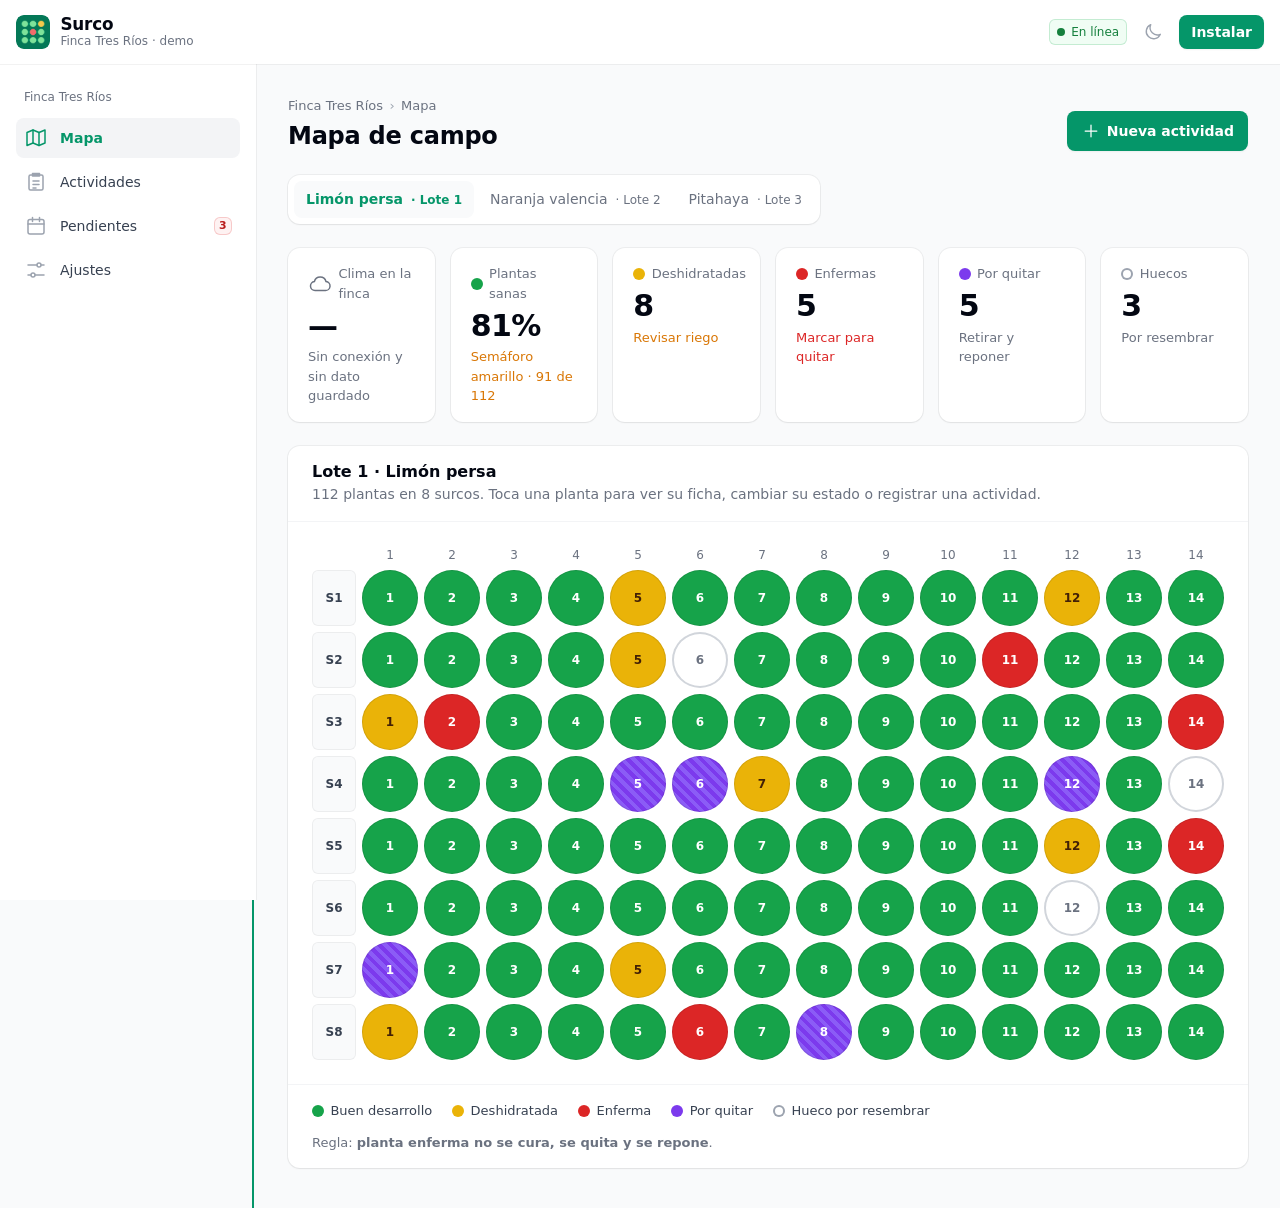
<file: index.html>
<!doctype html>
<html lang="es">
<head>
  <meta charset="utf-8">
  <meta name="viewport" content="width=device-width, initial-scale=1, viewport-fit=cover">
  <title>Surco — Mapa de campo</title>
  <meta name="description" content="Mapa electrónico de cultivos con estado por planta, actividades con foto y GPS, y avisos de pendientes. Funciona sin conexión.">
  <meta name="theme-color" content="#ffffff">
  <link rel="manifest" href="manifest.json">
  <link rel="icon" type="image/png" sizes="32x32" href="icons/favicon-32.png">
  <link rel="apple-touch-icon" href="icons/apple-touch-icon.png">
  <meta name="apple-mobile-web-app-capable" content="yes">
  <meta name="apple-mobile-web-app-title" content="Surco">
  <!-- Aplica el tema guardado ANTES de pintar (evita el parpadeo claro→oscuro) -->
  <script>
    (function () {
      var t = localStorage.getItem('surco-tema') || 'sistema';
      if (t === 'oscuro' || (t === 'sistema' && matchMedia('(prefers-color-scheme: dark)').matches)) {
        document.documentElement.setAttribute('data-oscuro', '');
      }
    })();
  </script>
  <link rel="stylesheet" href="css/base.css">
  <link rel="stylesheet" href="css/mapa.css">
  <link rel="stylesheet" href="css/actividades.css">
  <link rel="stylesheet" href="css/pendientes-ajustes.css">
  <script type="module" src="js/app.js"></script>
</head>
<body>
  <!-- ===================== APP SHELL (parte estática) ===================== -->
  <div class="shell">
    <header class="barra">
      <a class="marca" href="#/mapa" aria-label="Surco, ir al mapa">
        <img src="icons/icon-192.png" alt="" width="34" height="34">
        <span><strong>Surco</strong><small>Finca Tres Ríos · demo</small></span>
      </a>
      <div class="barra-acciones">
        <span id="estado-red" class="chip-red" role="status">En línea</span>
        <button type="button" id="btn-tema" class="btn-icono" aria-label="Cambiar tema claro/oscuro" title="Cambiar tema">
          <svg viewBox="0 0 24 24" aria-hidden="true"><path d="M20 14.5A8 8 0 0 1 9.5 4a8 8 0 1 0 10.5 10.5Z"/></svg>
        </button>
        <button type="button" id="btn-instalar" class="btn btn-primario btn-claro" hidden>Instalar</button>
      </div>
    </header>

    <nav class="navegacion" aria-label="Secciones">
      <p class="nav-grupo">Finca Tres Ríos</p>
      <a href="#/mapa" data-ruta="mapa">
        <svg viewBox="0 0 24 24" aria-hidden="true"><path d="M9 4 3 6.5v13L9 17l6 2.5 6-2.5v-13L15 6.5 9 4Z"/><path d="M9 4v13M15 6.5v13"/></svg>
        <span>Mapa</span>
      </a>
      <a href="#/actividades" data-ruta="actividades">
        <svg viewBox="0 0 24 24" aria-hidden="true"><path d="M9 4.5h6M8.5 3.5h7v2.5h-7z"/><path d="M8.5 5H6.5A1.5 1.5 0 0 0 5 6.5v12A1.5 1.5 0 0 0 6.5 20h11a1.5 1.5 0 0 0 1.5-1.5v-12A1.5 1.5 0 0 0 17.5 5h-2"/><path d="M9 11h6M9 14.5h6M9 18h3"/></svg>
        <span>Actividades</span>
      </a>
      <a href="#/pendientes" data-ruta="pendientes">
        <svg viewBox="0 0 24 24" aria-hidden="true"><rect x="4" y="5.5" width="16" height="14.5" rx="2"/><path d="M4 10h16M8.5 3.5v4M15.5 3.5v4"/></svg>
        <span>Pendientes</span>
        <b id="badge-pendientes" class="badge-nav" hidden>0</b>
      </a>
      <a href="#/ajustes" data-ruta="ajustes">
        <svg viewBox="0 0 24 24" aria-hidden="true"><path d="M4 7h9M17 7h3M4 17h3M11 17h9"/><circle cx="15" cy="7" r="2"/><circle cx="9" cy="17" r="2"/></svg>
        <span>Ajustes</span>
      </a>
    </nav>

    <!-- ===================== CONTENIDO DINÁMICO (CSR) ===================== -->
    <main id="vista" tabindex="-1">
      <div class="esqueleto" aria-label="Cargando">
        <div></div><div></div><div></div>
      </div>
    </main>
  </div>

  <div id="toasts" class="toasts" aria-live="polite"></div>
  <dialog id="dialogo"></dialog>

  <noscript><p class="panel">Surco necesita JavaScript activado.</p></noscript>
</body>
</html>
</file>
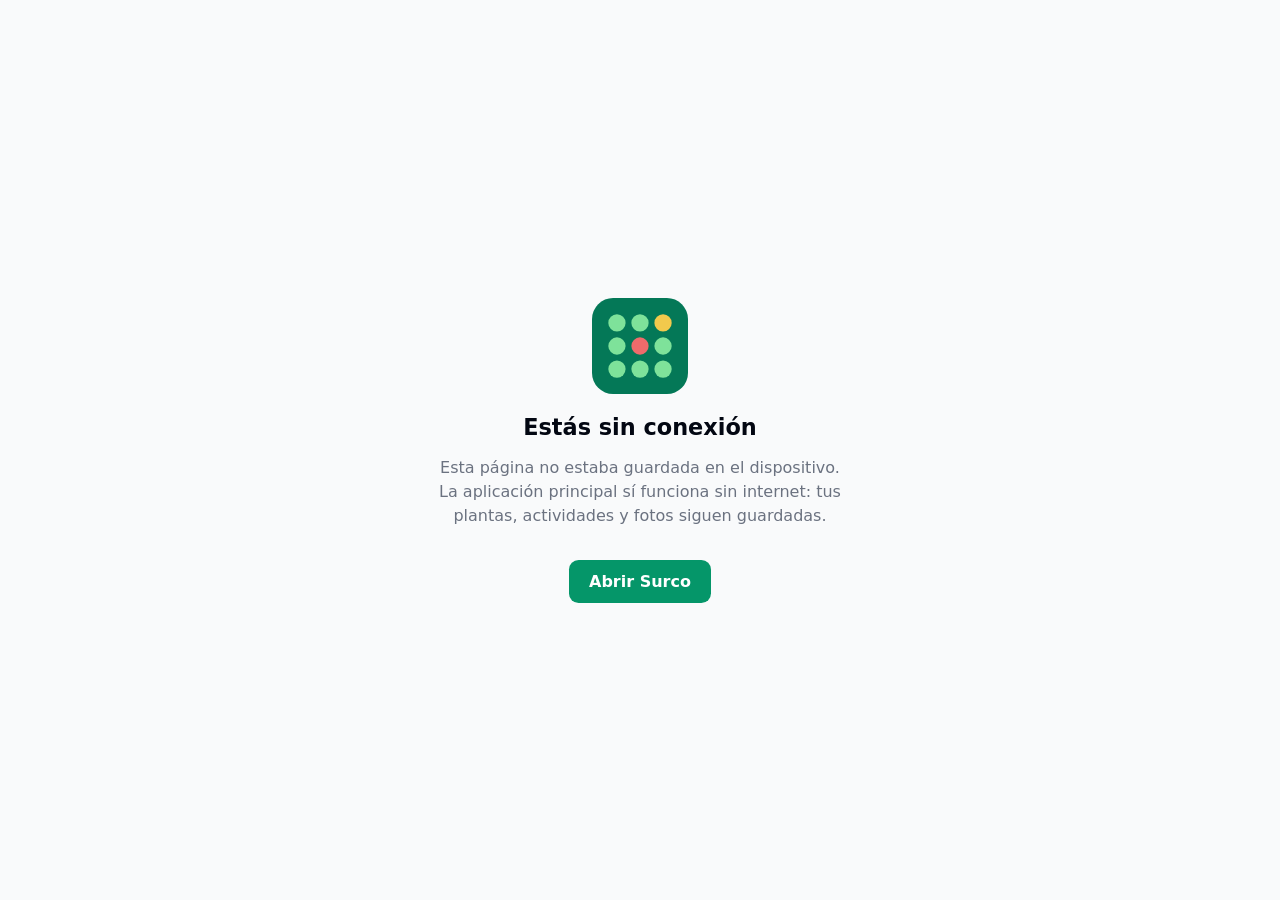
<file: offline.html>
<!doctype html>
<html lang="es">
<head>
  <meta charset="utf-8">
  <meta name="viewport" content="width=device-width, initial-scale=1">
  <meta name="theme-color" content="#ffffff">
  <title>Sin conexión · Surco</title>
  <!-- Página de respaldo del Service Worker. Todo va en línea (sin archivos externos)
       porque puede mostrarse en cualquier ruta y sin red. -->
  <style>
    body { margin: 0; min-height: 100vh; display: grid; place-items: center; font-family: system-ui, sans-serif; background: #f9fafb; color: #030712; text-align: center; padding: 1.5rem; box-sizing: border-box; }
    main { max-width: 26rem; }
    svg { width: 96px; height: 96px; }
    h1 { font-size: 1.4rem; margin: 1rem 0 .5rem; }
    p { color: #6b7280; line-height: 1.5; }
    a { display: inline-block; margin-top: 1rem; padding: .75rem 1.25rem; border-radius: .6rem; background: #059669; color: #fff; text-decoration: none; font-weight: 600; }
  </style>
</head>
<body>
  <main>
    <svg viewBox="0 0 100 100" aria-hidden="true">
      <rect width="100" height="100" rx="22" fill="#047857"/>
      <g fill="#7ee29a"><circle cx="26" cy="26" r="9"/><circle cx="50" cy="26" r="9"/><circle cx="26" cy="50" r="9"/><circle cx="74" cy="50" r="9"/><circle cx="26" cy="74" r="9"/><circle cx="50" cy="74" r="9"/><circle cx="74" cy="74" r="9"/></g>
      <circle cx="74" cy="26" r="9" fill="#f2c94c"/><circle cx="50" cy="50" r="9" fill="#ef6b6b"/>
    </svg>
    <h1>Estás sin conexión</h1>
    <p>Esta página no estaba guardada en el dispositivo. La aplicación principal sí funciona sin internet: tus plantas, actividades y fotos siguen guardadas.</p>
    <a href="/">Abrir Surco</a>
  </main>
</body>
</html>
</file>
<file: css/base.css>
/* =============================================================
   base.css — Tokens de diseño (estilo Filament), App Shell y componentes
   Primario: verde campo (emerald). Modo claro y oscuro.
   Móvil primero · tableta (≥ 700 px) · escritorio (≥ 1024 px)
   ============================================================= */

:root {
  /* Primario (emerald) */
  --p-50: #ecfdf5; --p-100: #d1fae5; --p-400: #34d399; --p-500: #10b981; --p-600: #059669; --p-700: #047857;
  /* Grises (gray de Filament/Tailwind) */
  --g-50: #f9fafb; --g-100: #f3f4f6; --g-200: #e5e7eb; --g-300: #d1d5db; --g-400: #9ca3af;
  --g-500: #6b7280; --g-600: #4b5563; --g-700: #374151; --g-800: #1f2937; --g-900: #111827; --g-950: #030712;

  /* Semánticos (modo claro) */
  --fondo: var(--g-50);
  --superficie: #ffffff;
  --superficie-2: var(--g-50);          /* encabezados de tabla, zonas hundidas */
  --texto: var(--g-950);
  --texto-suave: var(--g-500);
  --texto-medio: var(--g-700);
  --anillo: rgb(3 7 18 / .05);           /* ring-gray-950/5 */
  --anillo-fuerte: rgb(3 7 18 / .1);     /* ring-gray-950/10 */
  --separador: var(--g-100);
  --primario: var(--p-600);
  --primario-hover: var(--p-500);
  --primario-texto: var(--p-600);
  --primario-suave: var(--p-50);
  --sombra: 0 1px 2px rgb(0 0 0 / .05);
  --sombra-modal: 0 20px 25px -5px rgb(0 0 0 / .1), 0 8px 10px -6px rgb(0 0 0 / .1);

  /* Estados de planta (semáforo, iguales en ambos temas) */
  --e-bueno: #16a34a;
  --e-deshidratada: #eab308;
  --e-enferma: #dc2626;
  --e-quitar: #7c3aed;

  --radio-xl: 12px;
  --radio-lg: 8px;
  --radio-md: 6px;
  --alto-barra: 64px;
  --alto-nav: 64px;
  --ancho-sidebar: 256px;
  --fuente: Inter, ui-sans-serif, system-ui, -apple-system, "Segoe UI", Roboto, "Helvetica Neue", Arial, sans-serif;
  color-scheme: light;
}

/* Modo oscuro: js/tema.js pone data-oscuro en <html> según Ajustes o el sistema */
:root[data-oscuro] {
  --fondo: var(--g-950);
  --superficie: var(--g-900);
  --superficie-2: rgb(255 255 255 / .03);
  --texto: #ffffff;
  --texto-suave: var(--g-400);
  --texto-medio: var(--g-300);
  --anillo: rgb(255 255 255 / .1);
  --anillo-fuerte: rgb(255 255 255 / .2);
  --separador: rgb(255 255 255 / .05);
  --primario: var(--p-500);
  --primario-hover: var(--p-400);
  --primario-texto: var(--p-400);
  --primario-suave: rgb(16 185 129 / .1);
  --sombra: 0 0 #0000; /* sombra "vacía" válida: "none" invalidaría las listas de box-shadow */
  color-scheme: dark;
}

* { box-sizing: border-box; }
html { -webkit-text-size-adjust: 100%; }
body {
  margin: 0;
  font-family: var(--fuente);
  font-size: 14px;
  line-height: 1.5;
  color: var(--texto);
  background: var(--fondo);
  -webkit-font-smoothing: antialiased;
}
h1, h2, h3 { line-height: 1.25; margin: 0; color: var(--texto); }
h1 { font-size: 1.5rem; font-weight: 700; letter-spacing: -.01em; }
h2 { font-size: 1rem; font-weight: 600; }
h3 { font-size: .875rem; font-weight: 600; }
p { margin: 0; }
code { font-family: ui-monospace, "Cascadia Mono", Consolas, monospace; font-size: .8em; background: var(--superficie-2); box-shadow: inset 0 0 0 1px var(--anillo); padding: .1em .4em; border-radius: var(--radio-md); }
a { color: var(--primario-texto); text-decoration: none; }
a:hover { text-decoration: underline; }
img { max-width: 100%; display: block; }
svg { flex: none; }
:focus-visible { outline: 2px solid var(--primario); outline-offset: 2px; }

/* ---------------- App Shell ---------------- */

.shell {
  min-height: 100vh;
  display: grid;
  grid-template-rows: var(--alto-barra) 1fr;
  /* minmax(0, 1fr): la columna NUNCA crece más que la pantalla. Sin esto, el
     contenido ancho (mapa, pestañas) estiraba la página en celulares. */
  grid-template-columns: minmax(0, 1fr);
  grid-template-areas: "barra" "contenido";
}

.barra {
  grid-area: barra;
  position: sticky; top: 0; z-index: 30; /* encima del menú lateral */
  display: flex; align-items: center; justify-content: space-between; gap: .75rem;
  padding: 0 max(1rem, env(safe-area-inset-right)) 0 max(1rem, env(safe-area-inset-left));
  background: var(--superficie);
  box-shadow: 0 0 0 1px var(--anillo);
}
.marca { display: flex; align-items: center; gap: .65rem; color: var(--texto); min-width: 0; }
.marca:hover { text-decoration: none; }
.marca img { border-radius: 8px; }
.marca span { display: flex; flex-direction: column; line-height: 1.15; }
.marca strong { font-size: 1.05rem; font-weight: 700; letter-spacing: -.01em; }
.marca span { min-width: 0; }
.marca small { color: var(--texto-suave); font-size: .75rem; white-space: nowrap; overflow: hidden; text-overflow: ellipsis; }
.barra-acciones { display: flex; align-items: center; gap: .5rem; flex: none; }

.chip-red {
  display: inline-flex; align-items: center; gap: .375rem;
  font-size: .75rem; font-weight: 500;
  padding: .25rem .5rem; border-radius: var(--radio-md);
  color: #15803d; background: #f0fdf4; box-shadow: inset 0 0 0 1px rgb(22 163 74 / .2);
}
.chip-red::before { content: ""; width: .5rem; height: .5rem; border-radius: 50%; background: currentColor; }
.chip-red.offline { color: #b45309; background: #fffbeb; box-shadow: inset 0 0 0 1px rgb(217 119 6 / .25); }
/* Celulares angostos: el indicador de red queda solo como punto de color
   (va DESPUÉS de .chip-red para que sí lo sobrescriba) */
@media (max-width: 420px) {
  .barra { gap: .5rem; }
  .chip-red { font-size: 0; padding: .375rem; gap: 0; }
  .marca small { display: none; }
}

.navegacion {
  position: fixed; inset: auto 0 0 0; z-index: 20;
  height: calc(var(--alto-nav) + env(safe-area-inset-bottom));
  padding-bottom: env(safe-area-inset-bottom);
  display: grid; grid-template-columns: repeat(4, 1fr);
  background: var(--superficie);
  box-shadow: 0 0 0 1px var(--anillo);
}
.nav-grupo { display: none; }
.navegacion a {
  position: relative;
  display: flex; flex-direction: column; align-items: center; justify-content: center; gap: .2rem;
  color: var(--texto-medio); font-size: .7rem; font-weight: 500;
}
.navegacion a:hover { text-decoration: none; color: var(--texto); }
.navegacion svg { width: 24px; height: 24px; fill: none; stroke: var(--g-400); stroke-width: 1.5; stroke-linecap: round; stroke-linejoin: round; }
.navegacion a[aria-current="page"] { color: var(--primario-texto); font-weight: 600; }
.navegacion a[aria-current="page"] svg { stroke: var(--primario-texto); }
.badge-nav {
  position: absolute; top: 7px; left: calc(50% + 5px);
  min-width: 1.15rem; height: 1.15rem; padding: 0 .3rem; border-radius: var(--radio-md);
  background: #fef2f2; color: #b91c1c; box-shadow: inset 0 0 0 1px rgb(220 38 38 / .2);
  font-size: .68rem; font-weight: 600; line-height: 1.15rem; text-align: center;
}

main {
  grid-area: contenido;
  width: 100%; max-width: 1280px; margin: 0 auto; min-width: 0;
  padding: 1.25rem 1rem calc(var(--alto-nav) + env(safe-area-inset-bottom) + 1.5rem);
  outline: none;
}

/* Insignia "Powered by Netlify" (plan gratuito, 64 px de alto, fija abajo):
   en celular el menú inferior crece hacia arriba para no quedar debajo de ella. */
@media (max-width: 1023px) {
  body.con-insignia { --alto-insignia: 64px; }
  body.con-insignia .navegacion {
    height: calc(var(--alto-nav) + var(--alto-insignia) + env(safe-area-inset-bottom));
    padding-bottom: calc(var(--alto-insignia) + env(safe-area-inset-bottom));
  }
  body.con-insignia main { padding-bottom: calc(var(--alto-nav) + var(--alto-insignia) + env(safe-area-inset-bottom) + 1.5rem); }
  body.con-insignia .toasts { bottom: calc(var(--alto-nav) + var(--alto-insignia) + env(safe-area-inset-bottom) + .75rem); }
}

@media (min-width: 1024px) {
  .shell {
    grid-template-columns: var(--ancho-sidebar) minmax(0, 1fr);
    grid-template-areas: "barra barra" "nav contenido";
  }
  .navegacion {
    grid-area: nav;
    /* Primero se anula el "inset" del menú inferior y DESPUÉS se fija "top";
       si "inset" va al final, borra el "top" y el sticky deja de funcionar. */
    inset: auto;
    position: sticky; top: var(--alto-barra);
    align-self: start;
    height: calc(100vh - var(--alto-barra));
    display: flex; flex-direction: column; gap: .25rem;
    padding: 1.5rem 1rem;
    box-shadow: 1px 0 0 var(--anillo);
  }
  .nav-grupo { display: block; padding: 0 .5rem .5rem; font-size: .75rem; font-weight: 500; color: var(--texto-suave); }
  .navegacion a { flex-direction: row; justify-content: flex-start; gap: .75rem; padding: .5rem .5rem; border-radius: var(--radio-lg); font-size: .875rem; font-weight: 500; }
  .navegacion a:hover { background: var(--superficie-2); }
  .navegacion a[aria-current="page"] { background: var(--g-100); }
  :root[data-oscuro] .navegacion a[aria-current="page"] { background: rgb(255 255 255 / .05); }
  .badge-nav { position: static; margin-left: auto; }
  main { padding: 2rem 2rem 2.5rem; }
}

/* Esqueleto de carga */
.esqueleto { display: grid; gap: 1rem; }
.esqueleto div { height: 96px; border-radius: var(--radio-xl); background: linear-gradient(90deg, var(--g-100), var(--g-50), var(--g-100)); background-size: 200% 100%; animation: brillo 1.2s infinite; }
.esqueleto div:first-child { height: 40px; width: 40%; }
@keyframes brillo { to { background-position: -200% 0; } }

/* ---------------- Encabezado de página ---------------- */

.encabezado-vista { display: flex; flex-wrap: wrap; align-items: flex-end; justify-content: space-between; gap: 1rem; margin-bottom: 1.5rem; }
.migas { display: flex; gap: .4rem; font-size: .8125rem; color: var(--texto-suave); margin-bottom: .35rem; }
.migas span + span::before { content: "›"; margin-right: .4rem; color: var(--g-400); }
.sub { color: var(--texto-suave); font-size: .875rem; margin-top: .25rem; }
.nota { color: var(--texto-suave); font-size: .8125rem; }
.vacio { color: var(--texto-suave); padding: 2rem 1rem; text-align: center; list-style: none; }

/* ---------------- Botones ---------------- */

.btn {
  display: inline-flex; align-items: center; justify-content: center; gap: .375rem;
  min-height: 40px; padding: .5rem .875rem;
  border: 0; border-radius: var(--radio-lg);
  background: var(--superficie); color: var(--texto);
  box-shadow: var(--sombra), inset 0 0 0 1px var(--anillo-fuerte);
  font: inherit; font-size: .875rem; font-weight: 600; cursor: pointer; white-space: nowrap;
  transition: background-color .15s;
}
.btn:hover { background: var(--superficie-2); text-decoration: none; }
.btn:disabled { opacity: .6; cursor: progress; }
.btn svg { width: 20px; height: 20px; fill: none; stroke: currentColor; stroke-width: 1.5; stroke-linecap: round; stroke-linejoin: round; }
.btn-primario { background: var(--primario); color: #fff; box-shadow: var(--sombra); }
.btn-primario:hover { background: var(--primario-hover); }
.btn-secundario { /* botón gris de Filament = estilo base */ }
.btn-peligro { background: #dc2626; color: #fff; box-shadow: var(--sombra); }
.btn-peligro:hover { background: #ef4444; }
.btn-claro { min-height: 34px; padding: .375rem .75rem; }
.btn-chico { min-height: 34px; padding: .375rem .625rem; font-size: .8125rem; }
.btn-grande { min-height: 44px; padding: .625rem 1.25rem; }
.btn-icono { width: 36px; height: 36px; min-height: 0; padding: 0; border: 0; border-radius: var(--radio-lg); background: transparent; color: var(--g-400); cursor: pointer; display: inline-grid; place-items: center; }
.btn-icono:hover { background: var(--superficie-2); color: var(--texto-suave); }
.btn-icono svg { width: 22px; height: 22px; fill: none; stroke: currentColor; stroke-width: 1.5; stroke-linecap: round; stroke-linejoin: round; }
.fila-botones { display: flex; flex-wrap: wrap; gap: .75rem; margin-top: 1rem; }
.fila-botones.fin { justify-content: flex-end; }

/* ---------------- Badges ---------------- */

.badge, .chip {
  display: inline-flex; align-items: center; gap: .3rem;
  padding: .125rem .5rem; border-radius: var(--radio-md);
  font-size: .75rem; font-weight: 500; line-height: 1.25rem; white-space: nowrap;
  color: var(--g-600); background: var(--g-50); box-shadow: inset 0 0 0 1px rgb(107 114 128 / .2);
}
a.chip:hover { text-decoration: none; filter: brightness(.97); }
.b-success, .chip { color: #15803d; background: #f0fdf4; box-shadow: inset 0 0 0 1px rgb(22 163 74 / .2); }
.b-warning { color: #b45309; background: #fffbeb; box-shadow: inset 0 0 0 1px rgb(217 119 6 / .25); }
.b-danger { color: #b91c1c; background: #fef2f2; box-shadow: inset 0 0 0 1px rgb(220 38 38 / .2); }
.b-info { color: #1d4ed8; background: #eff6ff; box-shadow: inset 0 0 0 1px rgb(37 99 235 / .2); }
.b-primary { color: var(--p-700); background: var(--p-50); box-shadow: inset 0 0 0 1px rgb(5 150 105 / .2); }
.b-violet { color: #6d28d9; background: #f5f3ff; box-shadow: inset 0 0 0 1px rgb(124 58 237 / .2); }
.b-gray, .chip-gris { color: var(--g-600); background: var(--g-50); box-shadow: inset 0 0 0 1px rgb(107 114 128 / .2); }

/* Badges en modo oscuro (primero el gris genérico, luego las variantes) */
:root[data-oscuro] :is(.b-gray, .chip-gris, .badge, .permiso-no-soportado) { color: var(--g-300); background: rgb(255 255 255 / .05); box-shadow: inset 0 0 0 1px rgb(255 255 255 / .1); }
:root[data-oscuro] :is(.b-success, .chip, .permiso-granted, .chip-red) { color: #4ade80; background: rgb(74 222 128 / .1); box-shadow: inset 0 0 0 1px rgb(74 222 128 / .2); }
:root[data-oscuro] :is(.b-warning, .permiso-prompt, .chip-red.offline) { color: #fbbf24; background: rgb(251 191 36 / .1); box-shadow: inset 0 0 0 1px rgb(251 191 36 / .2); }
:root[data-oscuro] :is(.b-danger, .permiso-denied, .badge-nav) { color: #f87171; background: rgb(248 113 113 / .1); box-shadow: inset 0 0 0 1px rgb(248 113 113 / .2); }
:root[data-oscuro] .b-info { color: #60a5fa; background: rgb(96 165 250 / .1); box-shadow: inset 0 0 0 1px rgb(96 165 250 / .2); }
:root[data-oscuro] .b-primary { color: var(--p-400); background: rgb(52 211 153 / .1); box-shadow: inset 0 0 0 1px rgb(52 211 153 / .2); }
:root[data-oscuro] .b-violet { color: #a78bfa; background: rgb(167 139 250 / .1); box-shadow: inset 0 0 0 1px rgb(167 139 250 / .2); }
:root[data-oscuro] .esqueleto div { background: linear-gradient(90deg, var(--g-900), var(--g-800), var(--g-900)); background-size: 200% 100%; }

/* Permisos (Ajustes) */
.permiso-granted { color: #15803d; background: #f0fdf4; box-shadow: inset 0 0 0 1px rgb(22 163 74 / .2); }
.permiso-denied { color: #b91c1c; background: #fef2f2; box-shadow: inset 0 0 0 1px rgb(220 38 38 / .2); }
.permiso-prompt { color: #b45309; background: #fffbeb; box-shadow: inset 0 0 0 1px rgb(217 119 6 / .25); }
.permiso-no-soportado { color: var(--g-600); background: var(--g-50); box-shadow: inset 0 0 0 1px rgb(107 114 128 / .2); }

/* ---------------- Secciones (Filament Section) ---------------- */

.seccion, .panel {
  background: var(--superficie);
  border-radius: var(--radio-xl);
  box-shadow: var(--sombra), 0 0 0 1px var(--anillo);
}
.panel { padding: 1.25rem 1.5rem; }
.seccion + .seccion { margin-top: 1.5rem; }
.seccion-cabecera { display: flex; flex-wrap: wrap; align-items: center; justify-content: space-between; gap: .75rem 1rem; padding: 1rem 1.5rem; }
.seccion-cabecera p { color: var(--texto-suave); font-size: .875rem; margin-top: .15rem; }
.seccion-cuerpo { padding: 1.5rem; border-top: 1px solid var(--separador); }
.seccion-cuerpo.sin-padding { padding: 0; }
.seccion-pie { display: flex; flex-wrap: wrap; justify-content: flex-end; gap: .75rem; padding: 1rem 1.5rem; border-top: 1px solid var(--separador); }
.panel h2 { margin-bottom: .75rem; }
@media (max-width: 420px) {
  .seccion-cabecera, .seccion-cuerpo, .seccion-pie { padding-left: 1rem; padding-right: 1rem; }
  .seccion-cuerpo.sin-padding { padding: 0; }
}
.panel.alerta, .seccion.alerta { box-shadow: 0 0 0 1px rgb(220 38 38 / .3); }
/* Dos columnas tipo "masonry": cada sección ocupa solo su alto, sin huecos */
.rejilla-paneles > * { break-inside: avoid; margin: 0 0 1.5rem; }
.rejilla-paneles > .seccion + .seccion { margin-top: 0; }
@media (min-width: 900px) { .rejilla-paneles { columns: 2; column-gap: 1.5rem; } }

/* ---------------- Stats widgets (Filament Stats Overview) ---------------- */

.stats { display: grid; gap: 1rem; grid-template-columns: repeat(auto-fit, minmax(135px, 1fr)); margin-bottom: 1.5rem; }
.stat { background: var(--superficie); border-radius: var(--radio-xl); box-shadow: var(--sombra), 0 0 0 1px var(--anillo); padding: 1rem 1.25rem; display: grid; gap: .35rem; align-content: start; }
.stat-etiqueta { display: flex; align-items: center; gap: .4rem; font-size: .8125rem; font-weight: 500; color: var(--texto-suave); }
.stat-valor { font-size: 1.75rem; font-weight: 600; letter-spacing: -.02em; line-height: 1.1; color: var(--texto); }
.stat-desc { display: flex; align-items: center; gap: .3rem; font-size: .8125rem; color: var(--texto-suave); }
.stat-desc.c-success { color: #16a34a; } .stat-desc.c-warning { color: #d97706; } .stat-desc.c-danger { color: #dc2626; }
@media (min-width: 1024px) { .stat-valor { font-size: 1.875rem; } }

/* ---------------- Formularios ---------------- */

.formulario { display: grid; gap: 1.5rem; }
.campos { display: grid; gap: 1.25rem; }
@media (min-width: 700px) { .campos { grid-template-columns: 1fr 1fr; } .ancho { grid-column: 1 / -1; } }
label { display: grid; gap: .5rem; font-weight: 500; font-size: .875rem; color: var(--texto); }
input, select, textarea {
  width: 100%; min-height: 40px; padding: .5rem .75rem;
  border: 0; border-radius: var(--radio-lg);
  background: var(--superficie); color: var(--texto);
  box-shadow: var(--sombra), inset 0 0 0 1px var(--anillo-fuerte);
  font: inherit; font-size: .875rem; font-weight: 400;
}
:root[data-oscuro] :is(input, select, textarea) { background: rgb(255 255 255 / .05); }
input:focus, select:focus, textarea:focus { outline: none; box-shadow: inset 0 0 0 2px var(--primario); }
input[type="radio"], input[type="checkbox"] { width: 1rem; height: 1rem; min-height: 0; padding: 0; margin: 0; flex: none; box-shadow: none; accent-color: var(--primario); }
textarea { resize: vertical; }
details > summary { cursor: pointer; list-style: none; }
details > summary::-webkit-details-marker { display: none; }

.estado-api { font-size: .8125rem; color: var(--texto-suave); margin-top: .5rem; min-height: 1.2em; }
.estado-api.alerta, .error-form { color: #dc2626; font-weight: 500; }
.error-form { min-height: 1.2em; }

/* ---------------- Tablas (Filament Table) ---------------- */

.tabla-envoltura { overflow-x: auto; }
.tabla { width: 100%; border-collapse: collapse; font-size: .875rem; }
.tabla th { text-align: left; font-weight: 600; color: var(--texto); background: var(--superficie-2); padding: .75rem 1rem; white-space: nowrap; border-bottom: 1px solid var(--separador); }
.tabla td { padding: .75rem 1rem; border-bottom: 1px solid var(--separador); vertical-align: middle; color: var(--texto); }
.tabla tr:last-child td { border-bottom: 0; }
.tabla tbody tr:hover td { background: var(--superficie-2); }
.tabla .suave { color: var(--texto-suave); }
.tabla .acciones { text-align: right; white-space: nowrap; }

/* En móvil, cada fila se convierte en tarjeta */
@media (max-width: 767px) {
  .tabla thead { display: none; }
  .tabla, .tabla tbody, .tabla tr, .tabla td { display: block; width: 100%; }
  .tabla tr { padding: .75rem 1rem; border-bottom: 1px solid var(--separador); }
  .tabla tr:last-child { border-bottom: 0; }
  .tabla td { border: 0; padding: .2rem 0; }
  .tabla td[data-col]::before { content: attr(data-col); display: block; font-size: .75rem; color: var(--texto-suave); }
  .tabla .acciones { text-align: left; padding-top: .5rem; }
  .tabla tbody tr:hover td { background: transparent; }
}

/* ---------------- Pestañas (Filament Tabs) ---------------- */

.tabs { display: inline-flex; gap: .25rem; max-width: 100%; overflow-x: auto; padding: .375rem; margin-bottom: 1.5rem; background: var(--superficie); border-radius: var(--radio-xl); box-shadow: var(--sombra), 0 0 0 1px var(--anillo); scrollbar-width: none; }
.tab { flex: none; display: flex; align-items: center; gap: .5rem; padding: .5rem .75rem; border-radius: var(--radio-lg); color: var(--texto-suave); font-weight: 500; font-size: .875rem; white-space: nowrap; }
.tab:hover { text-decoration: none; color: var(--texto); background: var(--superficie-2); }
.tab small { font-size: .75rem; }
.tab[aria-current="page"], .tab[aria-current="true"] { background: var(--superficie-2); color: var(--primario-texto); font-weight: 600; }

/* ---------------- Modales (Filament Modal) ---------------- */

dialog { width: min(560px, calc(100vw - 1.5rem)); max-height: calc(100vh - 2rem); padding: 0; border: 0; border-radius: var(--radio-xl); background: var(--superficie); color: var(--texto); box-shadow: var(--sombra-modal), 0 0 0 1px var(--anillo); }
dialog::backdrop { background: rgb(3 7 18 / .5); }
@media (max-width: 699px) {
  dialog[open] { margin: auto 0 0; width: 100vw; max-width: 100vw; border-radius: 16px 16px 0 0; }
}
.modal-cabecera { display: flex; justify-content: space-between; align-items: flex-start; gap: 1rem; padding: 1.5rem 1.5rem 0; }
.modal-cabecera h2 { font-size: 1.125rem; }
.modal-cuerpo { padding: 1.25rem 1.5rem; }
.modal-pie { display: flex; flex-wrap: wrap; justify-content: flex-end; gap: .75rem; padding: 0 1.5rem 1.5rem; }

/* ---------------- Notificaciones (Filament Notifications) ---------------- */

.toasts { position: fixed; z-index: 50; left: 50%; transform: translateX(-50%); bottom: calc(var(--alto-nav) + env(safe-area-inset-bottom) + .75rem); display: grid; gap: .75rem; width: min(400px, calc(100vw - 1.5rem)); }
@media (min-width: 1024px) { .toasts { left: auto; right: 1.5rem; transform: none; bottom: auto; top: calc(var(--alto-barra) + 1rem); } }
.toast { display: flex; justify-content: space-between; align-items: center; gap: .75rem; padding: 1rem; border-radius: var(--radio-xl); background: var(--superficie); color: var(--texto); font-size: .875rem; font-weight: 500; box-shadow: var(--sombra-modal), 0 0 0 1px var(--anillo); animation: entra .2s ease-out; }
.toast::before { content: ""; flex: none; width: 1.25rem; height: 1.25rem; border-radius: 50%; background: var(--primario) url("data:image/svg+xml,%3Csvg xmlns='http://www.w3.org/2000/svg' viewBox='0 0 24 24' fill='none' stroke='white' stroke-width='3' stroke-linecap='round' stroke-linejoin='round'%3E%3Cpath d='M6 12.5l4 4 8-9'/%3E%3C/svg%3E") center / 70% no-repeat; }
.toast > span { flex: 1; }
.toast button { flex: none; border: 0; border-radius: var(--radio-lg); padding: .375rem .75rem; background: var(--primario); color: #fff; font: inherit; font-weight: 600; cursor: pointer; }
@keyframes entra { from { transform: translateY(-6px); opacity: 0; } }

.sr { position: absolute; width: 1px; height: 1px; overflow: hidden; clip: rect(0 0 0 0); white-space: nowrap; }
.punto { display: inline-block; width: .75rem; height: .75rem; border-radius: 50%; flex: none; }

@media (prefers-reduced-motion: reduce) {
  *, *::before, *::after { animation: none !important; transition: none !important; }
}
</file>
<file: css/mapa.css>
/* =============================================================
   mapa.css — Vista Mapa: widget de clima, mapa de plantas y ficha
   ============================================================= */

.clima-valor { display: flex; align-items: baseline; gap: .5rem; }
.clima-valor small { font-size: .8125rem; font-weight: 500; color: var(--texto-suave); letter-spacing: 0; }

.mapa-scroll { overflow-x: auto; -webkit-overflow-scrolling: touch; }
.mapa {
  display: grid;
  grid-template-columns: 2.75rem repeat(var(--columnas), minmax(2.25rem, 1fr));
  gap: 6px;
  min-width: max-content;
}
@media (min-width: 1024px) { .mapa { min-width: 0; } }
.mapa-col, .mapa-surco, .mapa-esquina { display: grid; place-items: center; font-size: .75rem; font-weight: 500; color: var(--texto-suave); }
.mapa-surco { border-radius: var(--radio-md); background: var(--superficie-2); box-shadow: inset 0 0 0 1px var(--anillo); color: var(--texto-medio); font-weight: 600; }

.planta {
  aspect-ratio: 1; min-height: 2.25rem;
  border: 0; border-radius: 50%;
  font: 600 .75rem/1 var(--fuente); color: #fff; cursor: pointer;
  box-shadow: inset 0 0 0 1px rgb(0 0 0 / .1);
  transition: transform .1s, box-shadow .1s;
}
.planta:hover { transform: scale(1.12); box-shadow: 0 0 0 3px var(--superficie), 0 0 0 5px var(--primario); }
.planta:active { transform: scale(.95); }
.e-bueno { background: var(--e-bueno); }
.e-deshidratada { background: var(--e-deshidratada); color: #422006; }
.e-enferma { background: var(--e-enferma); }
.e-quitar { background: repeating-linear-gradient(45deg, var(--e-quitar) 0 4px, #8b5cf6 4px 8px); }
.e-hueco { background: transparent; }
.planta.e-hueco { box-shadow: inset 0 0 0 2px var(--g-300); color: var(--texto-suave); background-image: none; }
:root[data-oscuro] .planta.e-hueco { box-shadow: inset 0 0 0 2px var(--g-600); }
.punto.e-hueco { box-shadow: inset 0 0 0 2px var(--g-400); }
.punto.e-quitar { background: var(--e-quitar); }

.leyenda { display: flex; flex-wrap: wrap; gap: .5rem 1.25rem; padding: 0; margin: 0; list-style: none; font-size: .8125rem; color: var(--texto-medio); }
.leyenda li { display: inline-flex; align-items: center; gap: .4rem; }

/* Ficha de planta (modal) */
.estados { border: 0; padding: 0; margin: 0; display: grid; grid-template-columns: 1fr 1fr; gap: .5rem; }
.estados legend { font-weight: 500; font-size: .875rem; margin-bottom: .5rem; }
.opcion-estado { display: flex; align-items: center; gap: .5rem; padding: .625rem .75rem; border-radius: var(--radio-lg); box-shadow: inset 0 0 0 1px var(--anillo-fuerte); cursor: pointer; font-size: .8125rem; font-weight: 500; }
.opcion-estado:hover { background: var(--superficie-2); }
.opcion-estado:has(input:checked) { box-shadow: inset 0 0 0 2px var(--primario); background: var(--primario-suave); }
.historial { list-style: none; padding: 0; margin: .75rem 0 0; display: grid; gap: .5rem; max-height: 230px; overflow: auto; }
.historial li { display: flex; gap: .75rem; align-items: center; font-size: .8125rem; padding: .625rem .75rem; border-radius: var(--radio-lg); background: var(--superficie-2); box-shadow: inset 0 0 0 1px var(--anillo); }
.historial img { width: 48px; height: 48px; object-fit: cover; border-radius: var(--radio-md); flex: none; }
.historial small { color: var(--texto-suave); }
</file>
<file: css/actividades.css>
/* =============================================================
   actividades.css — Tabla de actividades, formulario y cámara
   ============================================================= */

.miniatura, .miniatura-vacia { width: 48px; height: 48px; border-radius: var(--radio-lg); object-fit: cover; box-shadow: inset 0 0 0 1px var(--anillo); }
.miniatura-vacia { display: grid; place-items: center; background: var(--superficie-2); color: var(--g-400); }
.miniatura-vacia svg { width: 22px; height: 22px; fill: none; stroke: currentColor; stroke-width: 1.5; }
.celda-actividad { display: flex; align-items: center; gap: .75rem; min-width: 0; }
.celda-actividad .notas { color: var(--texto-suave); font-size: .8125rem; max-width: 34ch; overflow: hidden; text-overflow: ellipsis; white-space: nowrap; }
@media (max-width: 767px) { .celda-actividad .notas { white-space: normal; max-width: none; } }

/* Formulario: evidencia (foto + GPS) */
.evidencia { display: grid; gap: 1.5rem; }
@media (min-width: 700px) { .evidencia { grid-template-columns: 1fr 1fr; } }
.evidencia h3 { display: flex; align-items: center; gap: .5rem; margin-bottom: .75rem; }
.evidencia h3 svg { width: 20px; height: 20px; fill: none; stroke: var(--g-400); stroke-width: 1.5; stroke-linecap: round; stroke-linejoin: round; }
.foto-vista, .geo-vista {
  min-height: 170px; border-radius: var(--radio-lg);
  background: var(--superficie-2); box-shadow: inset 0 0 0 1px var(--anillo);
  display: grid; place-items: center; align-content: center; gap: .25rem;
  color: var(--texto-suave); font-size: .8125rem; text-align: center; overflow: hidden; padding: .75rem;
}
.foto-vista img { width: 100%; max-height: 260px; object-fit: contain; border-radius: var(--radio-md); }
.geo-vista strong { color: var(--texto); font-size: 1rem; font-weight: 600; }

.camara { padding: 1.5rem; display: grid; gap: .75rem; }
.camara video { width: 100%; border-radius: var(--radio-lg); background: #000; aspect-ratio: 4 / 3; object-fit: cover; }
</file>
<file: css/pendientes-ajustes.css>
/* =============================================================
   pendientes-ajustes.css — Vistas Pendientes y Ajustes
   ============================================================= */

/* Pendientes */
.fila-vencida td:first-child { box-shadow: inset 3px 0 0 #dc2626; }
.fila-hecha td { color: var(--texto-suave); }
.fila-hecha .titulo-tarea { text-decoration: line-through; text-decoration-color: var(--g-300); }
.titulo-tarea { font-weight: 500; }
.programar summary { display: flex; align-items: center; justify-content: space-between; gap: 1rem; padding: 1rem 1.5rem; }
.programar summary::after { content: "+"; font-size: 1.25rem; color: var(--g-400); }
.programar[open] summary::after { content: "−"; }

/* Ajustes */
.lista-datos { list-style: none; padding: 0; margin: 0; }
.lista-datos li { display: flex; justify-content: space-between; align-items: center; gap: 1rem; padding: .75rem 0; border-bottom: 1px solid var(--separador); font-size: .875rem; }
.lista-datos li:first-child { padding-top: 0; }
.lista-datos li:last-child { border-bottom: 0; padding-bottom: 0; }
.lista-datos span:first-child { color: var(--texto-medio); }

/* Selector de tema (segmentado) */
.segmentado { display: inline-flex; max-width: 100%; padding: .25rem; gap: .25rem; border-radius: var(--radio-lg); background: var(--superficie-2); box-shadow: inset 0 0 0 1px var(--anillo); }
.segmentado label { display: flex; align-items: center; gap: .4rem; padding: .375rem .75rem; border-radius: var(--radio-md); cursor: pointer; font-size: .8125rem; color: var(--texto-suave); }
.segmentado input { position: absolute; opacity: 0; pointer-events: none; }
.segmentado label:has(input:checked) { background: var(--superficie); color: var(--texto); box-shadow: var(--sombra), 0 0 0 1px var(--anillo); font-weight: 600; }
.segmentado label:has(input:focus-visible) { outline: 2px solid var(--primario); }
.segmentado svg { width: 18px; height: 18px; }

/* Celulares chicos: el selector ocupa todo el ancho y los íconos se ocultan */
@media (max-width: 420px) {
  .segmentado { display: flex; width: 100%; }
  .segmentado label { flex: 1 1 0; justify-content: center; min-width: 0; padding: .375rem .25rem; }
}
@media (max-width: 360px) {
  .segmentado svg { display: none; }
}
</file>
